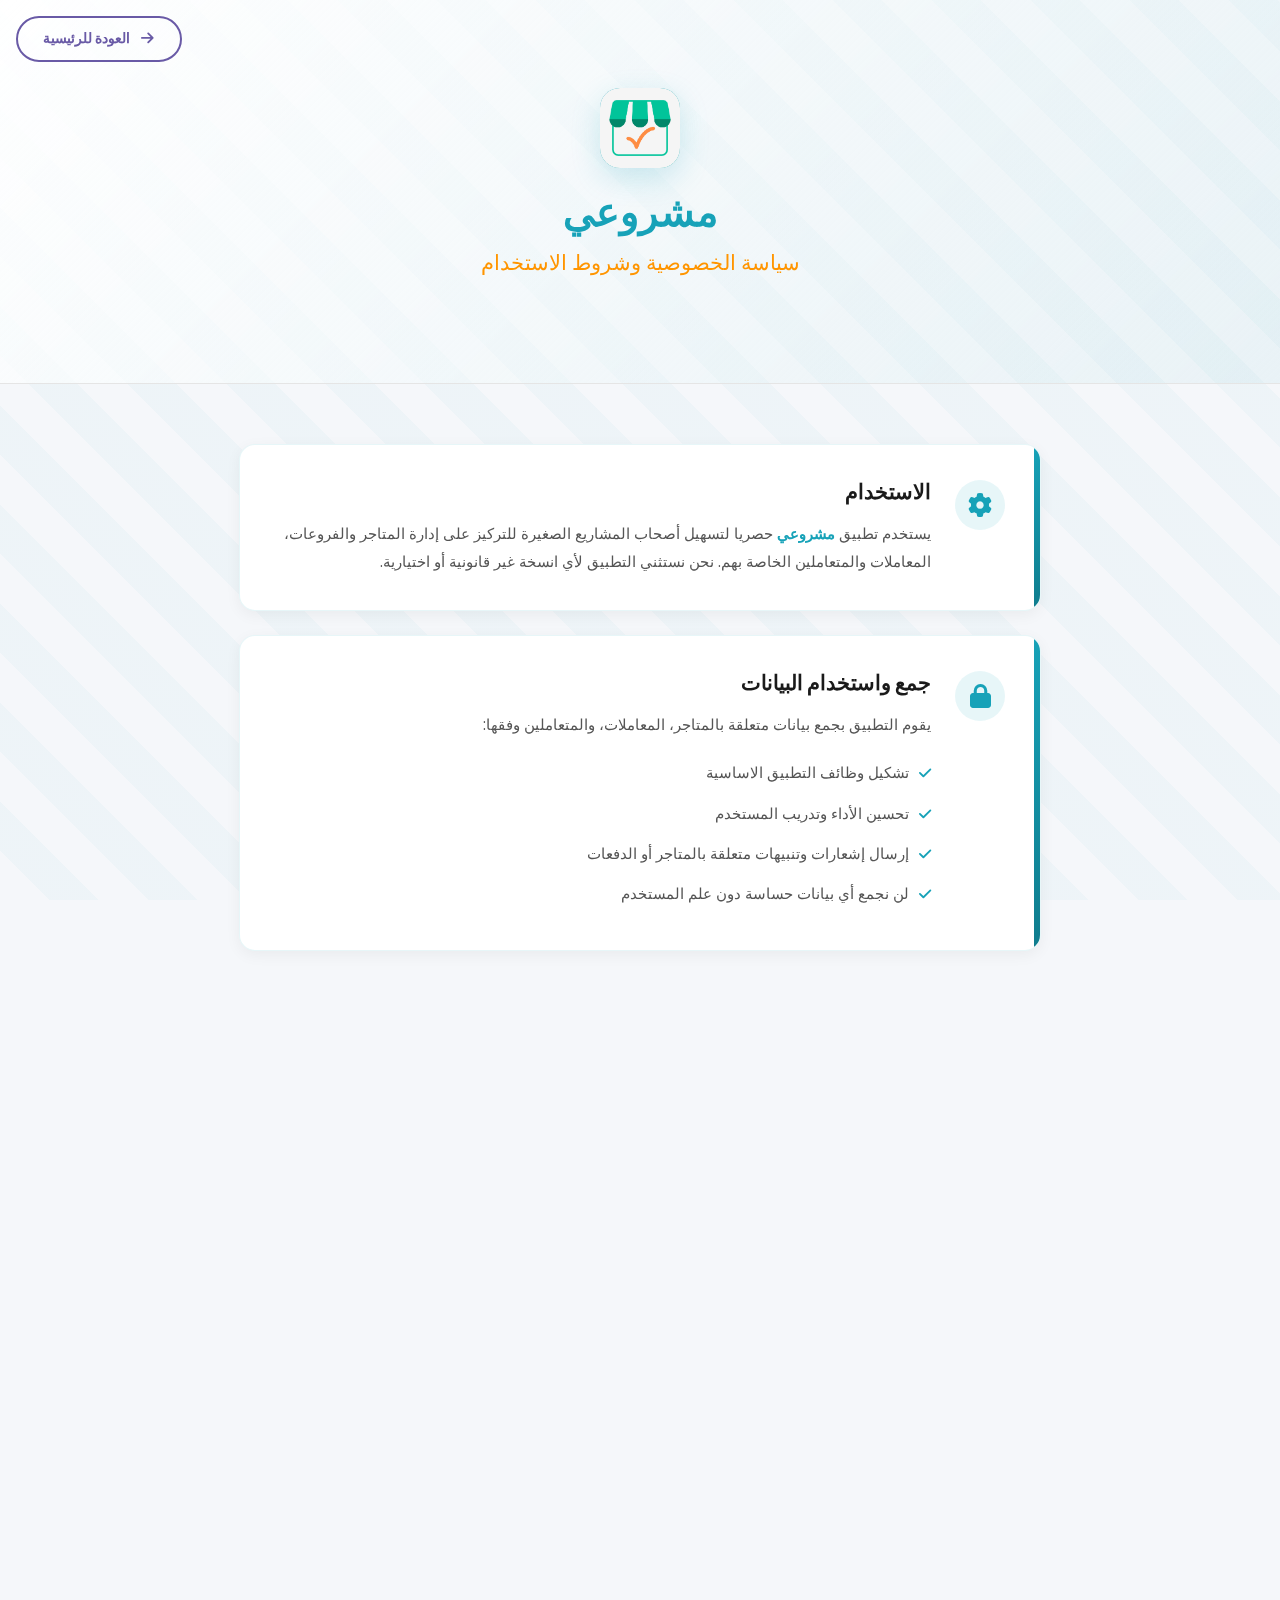
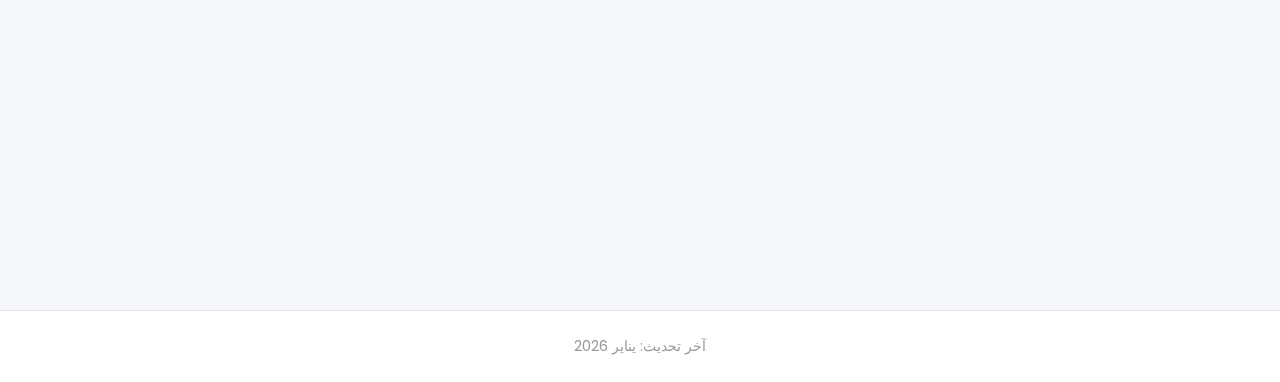
<file: machroui/index.html>
<!DOCTYPE html>
<html lang="ar" dir="rtl">

<head>
    <meta charset="UTF-8">
    <meta name="viewport" content="width=device-width, initial-scale=1.0">
    <title>مشروعي - سياسة الخصوصية وشروط الاستخدام</title>
    <link href="https://cdnjs.cloudflare.com/ajax/libs/bootstrap/5.3.0/css/bootstrap.min.css" rel="stylesheet">
    <link href="https://cdnjs.cloudflare.com/ajax/libs/font-awesome/6.4.0/css/all.min.css" rel="stylesheet">
    <link rel="stylesheet" href="../assets/css/modern-theme.css">
    <link rel="stylesheet" href="style.css">
</head>

<body>
    <!-- Header Section -->
    <header class="header-section">
        <div class="container-fluid">
            <!-- Back Button -->
            <div class="position-absolute top-0 start-0 m-3">
                <a href="../index.html" class="btn btn-outline" style="border-radius: 50px; padding: 10px 25px;">
                    <i class="fas fa-arrow-right ms-2"></i> العودة للرئيسية
                </a>
            </div>

            <div class="row justify-content-center align-items-center py-5">
                <div class="col-lg-8 text-center">
                    <!-- <div class="logo-container mb-3"> -->
                    <!-- <i class="fas fa-store"></i> -->
                    <!-- </div> -->
                    <img src="logo-moshroi 4.png" class="logo-container mb-3" style="object-fit: contain;">
                    <h1 class="header-title">مشروعي</h1>
                    <p class="header-subtitle">سياسة الخصوصية وشروط الاستخدام</p>
                </div>
            </div>
        </div>
    </header>

    <!-- Main Content Section -->
    <main class="main-content">
        <div class="container-fluid">
            <div class="row justify-content-center">
                <div class="col-lg-8">

                    <!-- Section 1: الاستخدام -->
                    <div class="policy-card mb-4">
                        <div class="card-icon">
                            <i class="fas fa-cog"></i>
                        </div>
                        <div class="card-content">
                            <h3 class="card-title">الاستخدام</h3>
                            <p class="card-text">يستخدم تطبيق <span class="highlight">مشروعي</span> حصريا لتسهيل أصحاب
                                المشاريع الصغيرة للتركيز على إدارة المتاجر والفروعات، المعاملات والمتعاملين الخاصة بهم.
                                نحن نستثني التطبيق لأي انسخة غير قانونية أو اختيارية.</p>
                        </div>
                    </div>

                    <!-- Section 2: جمع واستخدام البيانات -->
                    <div class="policy-card mb-4">
                        <div class="card-icon">
                            <i class="fas fa-lock"></i>
                        </div>
                        <div class="card-content">
                            <h3 class="card-title">جمع واستخدام البيانات</h3>
                            <p class="card-text">يقوم التطبيق بجمع بيانات متعلقة بالمتاجر، المعاملات، والمتعاملين وفقها:
                            </p>
                            <ul class="feature-list">
                                <li><i class="fas fa-check"></i> تشكيل وظائف التطبيق الاساسية</li>
                                <li><i class="fas fa-check"></i> تحسين الأداء وتدريب المستخدم</li>
                                <li><i class="fas fa-check"></i> إرسال إشعارات وتنبيهات متعلقة بالمتاجر أو الدفعات</li>
                                <li><i class="fas fa-check"></i> لن نجمع أي بيانات حساسة دون علم المستخدم</li>
                            </ul>
                        </div>
                    </div>

                    <!-- Section 3: حماية البيانات -->
                    <div class="policy-card mb-4">
                        <div class="card-icon">
                            <i class="fas fa-shield-alt"></i>
                        </div>
                        <div class="card-content">
                            <h3 class="card-title">حماية البيانات</h3>
                            <p class="card-text">نلتزم بحماية بيانات المستخدم وتخزينها بشكل آمن. مع منع أي وصول غير مصرح
                                به، إلا إذا تمت مشاركة البيانات مع أي طرف ثالث.</p>
                        </div>
                    </div>

                    <!-- Section 4: الملكية الفكرية -->
                    <div class="policy-card mb-4">
                        <div class="card-icon">
                            <i class="fas fa-copyright"></i>
                        </div>
                        <div class="card-content">
                            <h3 class="card-title">الملكية الفكرية</h3>
                            <p class="card-text">جميع حقوق التصميم والمحتوى داخل التطبيق محفوظة. لا يجوز نسخ أو إعادة
                                استخدام أي جزء من التطبيق دون إذن مسبق.</p>
                        </div>
                    </div>

                    <!-- Section 5: التحديثات والمسؤولية -->
                    <div class="policy-card mb-4">
                        <div class="card-icon">
                            <i class="fas fa-refresh"></i>
                        </div>
                        <div class="card-content">
                            <h3 class="card-title">التحديثات والمسؤولية</h3>
                            <p class="card-text">قد يتم تحديث التطبيق دوريا لتحسين الخدمات. يتم توفير التطبيق كما هو،
                                حيث لا يتحمل المطور مسؤولية أي أضرار ناتجة عن استخدامه.</p>
                        </div>
                    </div>

                    <!-- Section 6: التواصل -->
                    <div class="policy-card mb-4">
                        <div class="card-icon">
                            <i class="fas fa-envelope"></i>
                        </div>
                        <div class="card-content">
                            <h3 class="card-title">التواصل</h3>
                            <p class="card-text">للاستفسارات المتعلقة بالخصوصية أو شروط الاستخدام:</p>
                            <p class="contact-email"><strong>البريد الإلكتروني:</strong> <a
                                    href="mailto:Machroui@mokhtarhadjmohamed.com">Machroui@mokhtarhadjmohamed.com</a>
                            </p>
                        </div>
                    </div>

                </div>
            </div>
        </div>
    </main>

    <!-- Footer Section -->
    <footer class="footer-section py-4">
        <div class="container-fluid text-center">
            <p class="footer-text">آخر تحديث: يناير 2026</p>
        </div>
    </footer>

    <script src="https://cdnjs.cloudflare.com/ajax/libs/bootstrap/5.3.0/js/bootstrap.bundle.min.js"></script>
    <script src="script.js"></script>
</body>

</html>
</file>
<file: assets/css/modern-theme.css>
/* Modern Premium Theme - 2026 Remake */
@import url('https://fonts.googleapis.com/css2?family=Poppins:wght@300;400;500;600;700;800&display=swap');

:root {
    /* Core Palette - Sophisticated Indigo/Purple */
    --primary: #695aa6;
    --primary-dark: #4a3e7a;
    --primary-light: #8e7cc9;
    --accent: #695aa6;
    /* Purple (No 3rd color) */

    /* Gradients */
    --gradient-main: linear-gradient(135deg, #695aa6 0%, #3a2e5e 100%);
    --gradient-dark: linear-gradient(135deg, #1a1a2e 0%, #16213e 100%);
    --gradient-card: linear-gradient(145deg, #ffffff 0%, #f5f5f7 100%);

    /* Neutrals */
    --bg-body: #f4f7fa;
    --text-main: #2d3436;
    --text-muted: #636e72;
    --white: #ffffff;

    /* Effects */
    --shadow-sm: 0 4px 6px rgba(0, 0, 0, 0.05);
    --shadow-md: 0 10px 30px rgba(105, 90, 166, 0.15);
    --shadow-lg: 0 20px 50px rgba(105, 90, 166, 0.25);
    --glass-bg: rgba(255, 255, 255, 0.85);
    --glass-border: 1px solid rgba(255, 255, 255, 0.5);
    --blur: blur(12px);

    /* Layout */
    --container-width: 1200px;
    --radius-sm: 8px;
    --radius-md: 16px;
    --radius-lg: 24px;
    --radius-full: 9999px;
}

/* Base Reset */
* {
    margin: 0;
    padding: 0;
    box-sizing: border-box;
}

body {
    font-family: 'Poppins', sans-serif;
    color: var(--text-main);
    background: var(--bg-body);
    line-height: 1.6;
    overflow-x: hidden;
}

h1,
h2,
h3,
h4,
h5,
h6 {
    line-height: 1.2;
    font-weight: 700;
}

a {
    text-decoration: none;
    color: inherit;
    transition: all 0.3s ease;
}

ul {
    list-style: none;
}

img {
    max-width: 100%;
    display: block;
}

/* Layout Utilities */
.container {
    max-width: var(--container-width);
    margin: 0 auto;
    padding: 0 20px;
}

.section {
    padding: 100px 0;
}

.text-center {
    text-align: center;
}

.text-primary {
    color: var(--primary);
}

/* Buttons */
.btn {
    display: inline-block;
    padding: 14px 32px;
    border-radius: var(--radius-full);
    font-weight: 600;
    letter-spacing: 0.5px;
    transition: all 0.3s cubic-bezier(0.4, 0, 0.2, 1);
    border: none;
    cursor: pointer;
    text-transform: uppercase;
    font-size: 0.9rem;
}

.btn-primary {
    background: var(--gradient-main);
    color: var(--white);
    box-shadow: 0 10px 20px rgba(105, 90, 166, 0.3);
}

.btn-primary:hover {
    transform: translateY(-3px);
    box-shadow: 0 15px 30px rgba(105, 90, 166, 0.4);
}

.btn-outline {
    background: transparent;
    border: 2px solid var(--primary);
    color: var(--primary);
}

.btn-outline:hover {
    background: var(--primary);
    color: var(--white);
    transform: translateY(-3px);
}

/* Navbar */
.navbar {
    position: fixed;
    top: 0;
    left: 0;
    width: 100%;
    padding: 20px 0;
    z-index: 1000;
    transition: all 0.4s ease;
}

.navbar.scrolled {
    background: var(--glass-bg);
    backdrop-filter: var(--blur);
    padding: 15px 0;
    box-shadow: var(--shadow-sm);
}

.navbar .container {
    display: flex;
    justify-content: space-between;
    align-items: center;
}

.logo {
    font-size: 1.5rem;
    font-weight: 800;
    color: var(--primary-dark);
    letter-spacing: -1px;
}

.logo span {
    color: var(--accent);
}

.nav-links {
    display: flex;
    gap: 30px;
}

.nav-link {
    font-weight: 500;
    color: var(--text-main);
    position: relative;
}

.nav-link::after {
    content: '';
    position: absolute;
    bottom: -4px;
    left: 0;
    width: 0;
    height: 2px;
    background: var(--primary);
    transition: width 0.3s;
}

.nav-link:hover::after,
.nav-link.active::after {
    width: 100%;
}

/* Mobile Toggle */
.menu-toggle {
    display: none;
    font-size: 1.5rem;
    cursor: pointer;
}

/* Hero Section */
.hero {
    height: 100vh;
    display: flex;
    align-items: center;
    position: relative;
    background: var(--bg-body);
    overflow: hidden;
}

.hero::before {
    content: '';
    position: absolute;
    top: -10%;
    right: -5%;
    width: 50vw;
    height: 50vw;
    background: radial-gradient(circle, rgba(105, 90, 166, 0.2) 0%, transparent 70%);
    border-radius: 50%;
    z-index: 1;
}

.hero .container {
    position: relative;
    z-index: 2;
    display: flex;
    align-items: center;
    justify-content: space-between;
}

.hero-text {
    flex: 1;
    max-width: 600px;
}

.hero-subtitle {
    font-size: 1.2rem;
    font-weight: 600;
    color: var(--accent);
    margin-bottom: 10px;
    display: block;
    text-transform: uppercase;
    letter-spacing: 2px;
}

.hero-title {
    font-size: 4rem;
    margin-bottom: 20px;
    color: var(--primary-dark);
    line-height: 1.1;
}

.hero-desc {
    font-size: 1.1rem;
    color: var(--text-muted);
    margin-bottom: 40px;
    max-width: 480px;
}

.hero-img-wrap {
    flex: 1;
    display: flex;
    justify-content: flex-end;
    position: relative;
}

.hero-img {
    width: 100%;
    max-width: 500px;
    border-radius: 30px 4px 30px 4px;
    box-shadow: var(--shadow-lg);
    z-index: 2;
}

.hero-shape {
    position: absolute;
    bottom: -30px;
    right: -30px;
    width: 100%;
    height: 100%;
    border: 3px solid var(--primary);
    border-radius: 30px 4px 30px 4px;
    z-index: 1;
}

/* About Section */
.about-grid {
    display: grid;
    grid-template-columns: 1fr 1fr;
    gap: 60px;
    align-items: center;
}

.section-head {
    margin-bottom: 60px;
}

.section-subtitle {
    color: var(--primary);
    font-weight: 700;
    text-transform: uppercase;
    letter-spacing: 1px;
    margin-bottom: 10px;
    display: block;
}

.section-title {
    font-size: 2.5rem;
    color: var(--primary);
    /* Changed from text-main (black) to primary (purple) */
}

.about-text p {
    margin-bottom: 20px;
    color: var(--text-muted);
}

/* Scroll Animations */
.reveal {
    opacity: 0;
    transform: translateY(30px);
    transition: all 0.8s ease;
}

.reveal.active {
    opacity: 1;
    transform: translateY(0);
}

/* Services */
.services-grid {
    display: grid;
    grid-template-columns: repeat(auto-fit, minmax(250px, 1fr));
    gap: 30px;
}

.service-card {
    background: var(--white);
    padding: 40px 30px;
    border-radius: var(--radius-md);
    box-shadow: var(--shadow-sm);
    transition: all 0.3s ease;
    border: 1px solid rgba(0, 0, 0, 0.03);
}

.service-card:hover {
    transform: translateY(-10px);
    box-shadow: var(--shadow-md);
    border-color: rgba(105, 90, 166, 0.2);
}

.service-icon {
    width: 60px;
    height: 60px;
    margin-bottom: 20px;
    background: rgba(105, 90, 166, 0.1);
    border-radius: 12px;
    display: flex;
    align-items: center;
    justify-content: center;
}

.service-icon img {
    width: 30px;
}

.service-title {
    font-size: 1.25rem;
    margin-bottom: 15px;
    color: var(--text-main);
}

.service-desc {
    font-size: 0.95rem;
    color: var(--text-muted);
}

/* Portfolio */
.portfolio-grid {
    display: grid;
    grid-template-columns: repeat(auto-fit, minmax(320px, 1fr));
    gap: 40px;
}

.portfolio-item {
    position: relative;
    border-radius: var(--radius-lg);
    overflow: hidden;
    background: var(--white);
    box-shadow: var(--shadow-sm);
    transition: all 0.4s ease;
}

.portfolio-item:hover {
    transform: translateY(-8px);
    box-shadow: var(--shadow-lg);
}

.portfolio-img-wrap {
    height: 240px;
    overflow: hidden;
}

.portfolio-img {
    width: 100%;
    height: 100%;
    object-fit: cover;
    transition: transform 0.5s ease;
}

.portfolio-item:hover .portfolio-img {
    transform: scale(1.1);
}

.portfolio-info {
    padding: 25px;
    background: var(--white);
    position: relative;
}

.portfolio-cat {
    font-size: 0.8rem;
    text-transform: uppercase;
    color: var(--primary);
    font-weight: 700;
    margin-bottom: 8px;
    display: block;
}

.portfolio-title {
    font-size: 1.4rem;
    margin-bottom: 10px;
    color: var(--text-main);
}

/* Testimonials */
.testimonials-grid {
    display: grid;
    grid-template-columns: repeat(auto-fit, minmax(300px, 1fr));
    gap: 30px;
}

.testimonial-card {
    background: var(--white);
    padding: 30px;
    border-radius: var(--radius-md);
    box-shadow: var(--shadow-sm);
    position: relative;
}

.testimonial-body p {
    font-style: italic;
    color: var(--text-muted);
    margin-bottom: 20px;
}

.testimonial-user {
    display: flex;
    align-items: center;
    gap: 15px;
}

.user-img {
    width: 50px;
    height: 50px;
    border-radius: 50%;
    object-fit: cover;
}

.user-info h5 {
    margin-bottom: 2px;
    font-size: 1rem;
}

.user-info span {
    font-size: 0.85rem;
    color: var(--text-muted);
}

/* Contact */
.contact-wrapper {
    background: var(--white);
    padding: 60px;
    border-radius: var(--radius-lg);
    box-shadow: var(--shadow-md);
    max-width: 800px;
    margin: 0 auto;
}

.form-group {
    margin-bottom: 20px;
}

.form-control {
    width: 100%;
    padding: 15px 20px;
    border: 1px solid #e1e1e1;
    border-radius: var(--radius-sm);
    font-family: inherit;
    font-size: 1rem;
    background: #f9f9f9;
    transition: all 0.3s;
}

.form-control:focus {
    outline: none;
    border-color: var(--primary);
    background: var(--white);
    box-shadow: 0 0 0 4px rgba(105, 90, 166, 0.1);
}

textarea.form-control {
    resize: vertical;
    min-height: 150px;
}

/* Responsive */
@media (max-width: 900px) {
    .hero .container {
        flex-direction: column-reverse;
        text-align: center;
        gap: 40px;
        padding-top: 100px;
    }

    .hero-img-wrap {
        justify-content: center;
        width: 100%;
        margin-bottom: 20px;
    }

    .hero-text {
        margin-top: 0;
    }

    .hero-title {
        font-size: 3rem;
    }

    .about-grid {
        grid-template-columns: 1fr;
        gap: 40px;
    }

    .about-img-wrap {
        order: -1;
    }

    /* Image on top in mobile */
}

@media (max-width: 600px) {
    .hero-title {
        font-size: 2.2rem;
    }

    /* Smaller font for mobile to fit screen */
    .hero-desc {
        font-size: 1rem;
    }

    .section {
        padding: 60px 0;
    }

    /* Less padding on mobile */
    .section-title {
        font-size: 2rem;
    }

    .contact-wrapper {
        padding: 30px 20px;
    }

    .navbar .container {
        padding: 0 20px;
    }

    /* Better portfolio grid on small screens */
    .portfolio-grid {
        grid-template-columns: 1fr;
    }
}
</file>
<file: machroui/style.css>
:root {
    --primary-teal: #17A2B8;
    --primary-gradient: linear-gradient(135deg, #17A2B8 0%, #0f7c8d 100%);
    --dark-text: #1a1a1a;
    --light-bg: #f5f7fa;
    --border-color: #e5e5e5;
    --white: #ffffff;
    --card-shadow: 0 10px 30px rgba(23, 162, 184, 0.15);
}

* {
    box-sizing: border-box;
}

html {
    scroll-behavior: smooth;
}

body {
    /* font-family inherited from modern-theme.css */
    background-color: var(--light-bg);
    color: var(--dark-text);
    line-height: 1.6;
}

/* Decorative Background */
body::before {
    content: '';
    position: fixed;
    top: 0;
    left: 0;
    width: 100%;
    height: 100%;
    background-image:
        repeating-linear-gradient(45deg, transparent, transparent 35px, rgba(23, 162, 184, 0.03) 35px, rgba(23, 162, 184, 0.03) 70px);
    pointer-events: none;
    z-index: -1;
}

/* Header Section */
.header-section {
    background: linear-gradient(135deg, rgba(255, 255, 255, 0.95), rgba(23, 162, 184, 0.05));
    border-bottom: 1px solid var(--border-color);
    padding: 40px 20px;
}

.logo-container {
    width: 80px;
    height: 80px;
    background: linear-gradient(135deg, var(--primary-teal), #0fa5a5);
    border-radius: 20px;
    display: flex;
    align-items: center;
    justify-content: center;
    margin-left: auto;
    margin-right: auto;
    position: relative;
    box-shadow: 0 10px 30px rgba(23, 162, 184, 0.2);
}

.logo-container i {
    font-size: 40px;
    color: var(--white);
}

.logo-container::after {
    content: '✓';
    position: absolute;
    bottom: -5px;
    right: -5px;
    background: var(--white);
    color: var(--primary-teal);
    width: 30px;
    height: 30px;
    border-radius: 50%;
    display: flex;
    align-items: center;
    justify-content: center;
    font-weight: bold;
    font-size: 18px;
}

.header-title {
    font-size: 2.5rem;
    color: var(--primary-teal);
    font-weight: 700;
    margin: 20px 0 10px;
}

.header-subtitle {
    font-size: 1.3rem;
    color: #ff9500;
    font-weight: 500;
}

/* Main Content */
.main-content {
    padding: 60px 20px;
    min-height: 80vh;
}

/* Policy Cards */
.policy-card {
    background: var(--white);
    border-radius: 16px;
    overflow: hidden;
    display: flex;
    align-items: flex-start;
    gap: 24px;
    padding: 35px;
    border: 1px solid rgba(23, 162, 184, 0.1);
    box-shadow: 0 4px 15px rgba(0, 0, 0, 0.05);
    transition: all 0.4s cubic-bezier(0.165, 0.84, 0.44, 1);
    position: relative;
    z-index: 1;
}

.policy-card::before {
    content: '';
    position: absolute;
    top: 0;
    right: 0;
    width: 6px;
    height: 100%;
    background: var(--primary-gradient);
    transition: width 0.3s ease;
    z-index: -1;
}

.policy-card:hover {
    box-shadow: var(--card-shadow);
    transform: translateY(-5px);
}

.policy-card:hover::before {
    width: 10px;
}

.card-icon {
    flex-shrink: 0;
    width: 50px;
    height: 50px;
    background: rgba(23, 162, 184, 0.1);
    border-radius: 50%;
    display: flex;
    align-items: center;
    justify-content: center;
    color: var(--primary-teal);
    font-size: 24px;
}

.card-content {
    flex: 1;
}

.card-title {
    font-size: 1.3rem;
    font-weight: 700;
    color: var(--dark-text);
    margin-bottom: 15px;
    margin-top: 0;
}

.card-text {
    font-size: 0.95rem;
    color: #555;
    margin-bottom: 15px;
    line-height: 1.8;
}

.highlight {
    color: var(--primary-teal);
    font-weight: 600;
}

/* Feature List */
.feature-list {
    list-style: none;
    padding: 0;
    margin: 15px 0 0 0;
}

.feature-list li {
    padding: 8px 0;
    color: #555;
    display: flex;
    align-items: center;
    gap: 10px;
    font-size: 0.95rem;
}

.feature-list i {
    color: var(--primary-teal);
    font-size: 14px;
}

/* Contact Email */
.contact-email {
    margin-top: 15px;
    padding: 12px;
    background: rgba(23, 162, 184, 0.05);
    border-radius: 8px;
}

.contact-email a {
    color: #0085ff;
    text-decoration: none;
    font-weight: 600;
}

.contact-email a:hover {
    text-decoration: underline;
}

/* Footer Section */
.footer-section {
    background: var(--white);
    border-top: 1px solid var(--border-color);
    margin-top: 60px;
}

.footer-text {
    color: #999;
    font-size: 0.9rem;
    margin: 0;
}

/* Responsive Design */
@media (max-width: 768px) {
    .header-title {
        font-size: 2rem;
    }

    .header-subtitle {
        font-size: 1rem;
    }

    .policy-card {
        flex-direction: column;
        text-align: right;
        padding: 20px;
    }

    .card-icon {
        align-self: flex-start;
    }

    .card-title {
        font-size: 1.1rem;
    }

    .card-text {
        font-size: 0.9rem;
    }

    .main-content {
        padding: 30px 15px;
    }
}

@media (max-width: 480px) {
    .logo-container {
        width: 60px;
        height: 60px;
    }

    .logo-container i {
        font-size: 30px;
    }

    .header-title {
        font-size: 1.5rem;
    }

    .header-subtitle {
        font-size: 0.9rem;
    }

    .policy-card {
        padding: 15px;
        gap: 15px;
    }

    .card-title {
        font-size: 1rem;
    }
}

/* Utility Classes */
.text-right {
    text-align: right;
}

.mt-3 {
    margin-top: 1rem;
}

.mb-4 {
    margin-bottom: 1.5rem;
}
</file>
